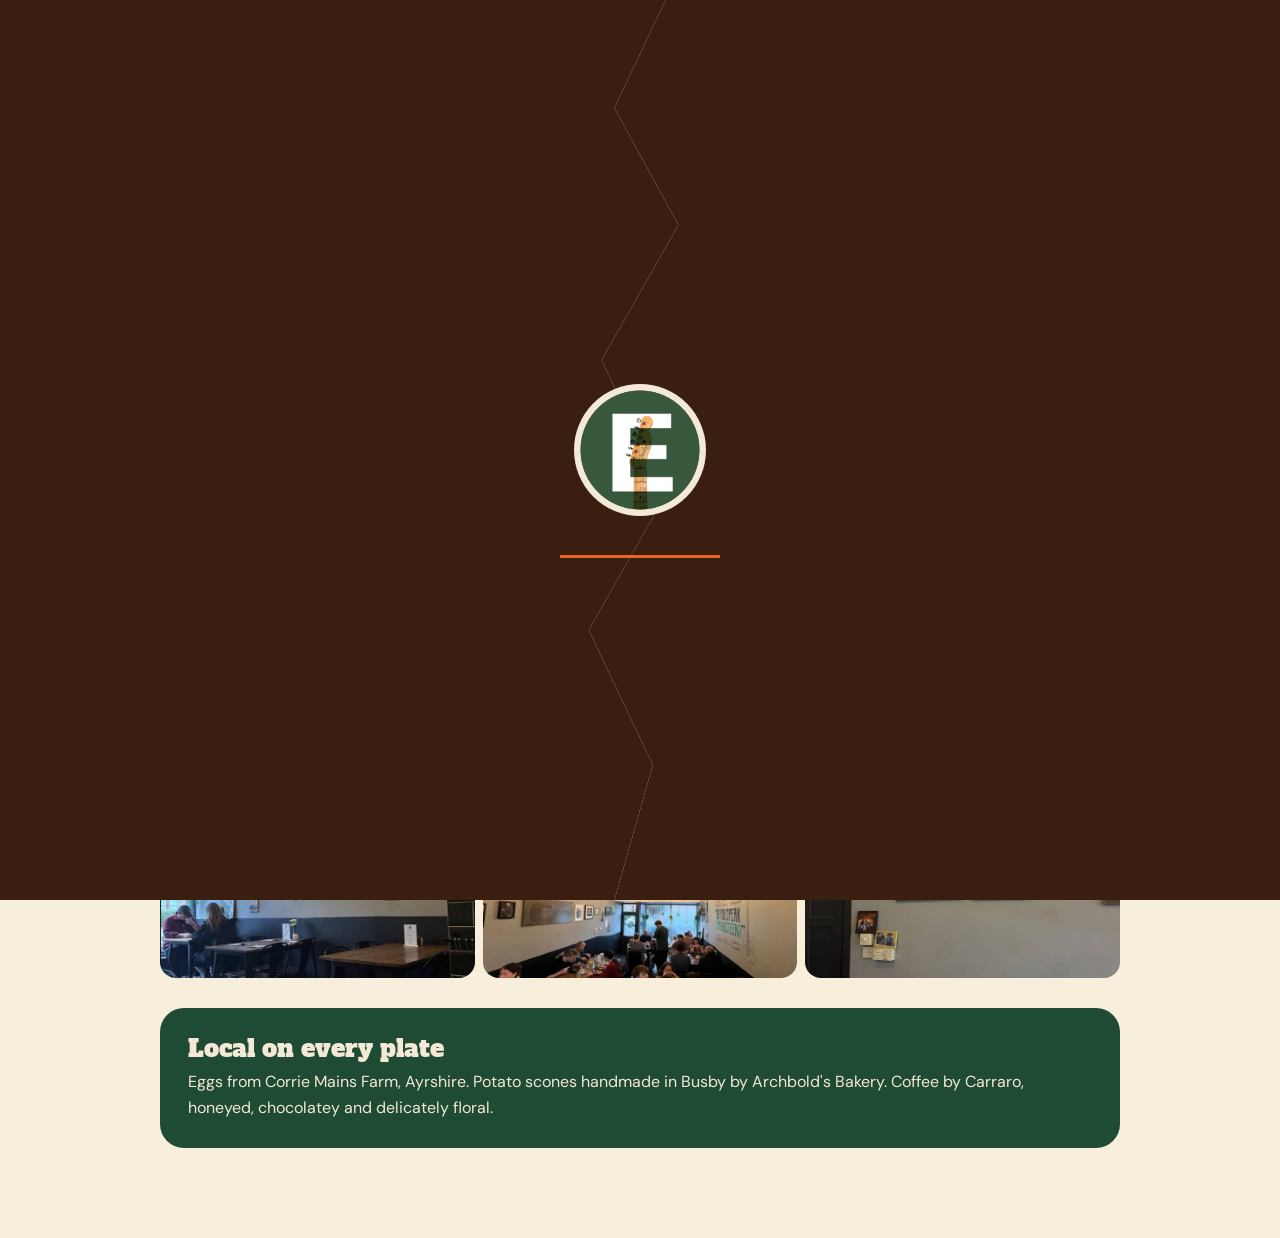
<file: index.html>
<!DOCTYPE html>
<html lang="en"><head><meta charset="utf-8">
<meta name="viewport" content="width=device-width, initial-scale=1, viewport-fit=cover">
<title>The E-Street Café · Born to Brunch, Glasgow</title><meta name="description" content="Brunch, coffee and Springsteen on Clarkston Road, Glasgow. Order delivery or collection online.">
<meta property="og:title" content="The E-Street Café · Born to Brunch, Glasgow"><meta property="og:description" content="Brunch, coffee and Springsteen on Clarkston Road, Glasgow. Order delivery or collection online."><meta property="og:image" content="img/logo.png">
<link rel="icon" href="img/logo.png">
<link href="https://fonts.googleapis.com/css2?family=Alfa+Slab+One&family=DM+Sans:wght@400;500;700&display=swap" rel="stylesheet">
<link rel="stylesheet" href="css/style.css"></head>
<body data-p="home">
<div class="ld" id="ld"><div class="h l"></div><div class="h r"></div><em id="lg"></em><i></i></div>
<nav id="nv"></nav>
<main id="app"></main>
<script src="js/app.js"></script>
</body></html>
</file>
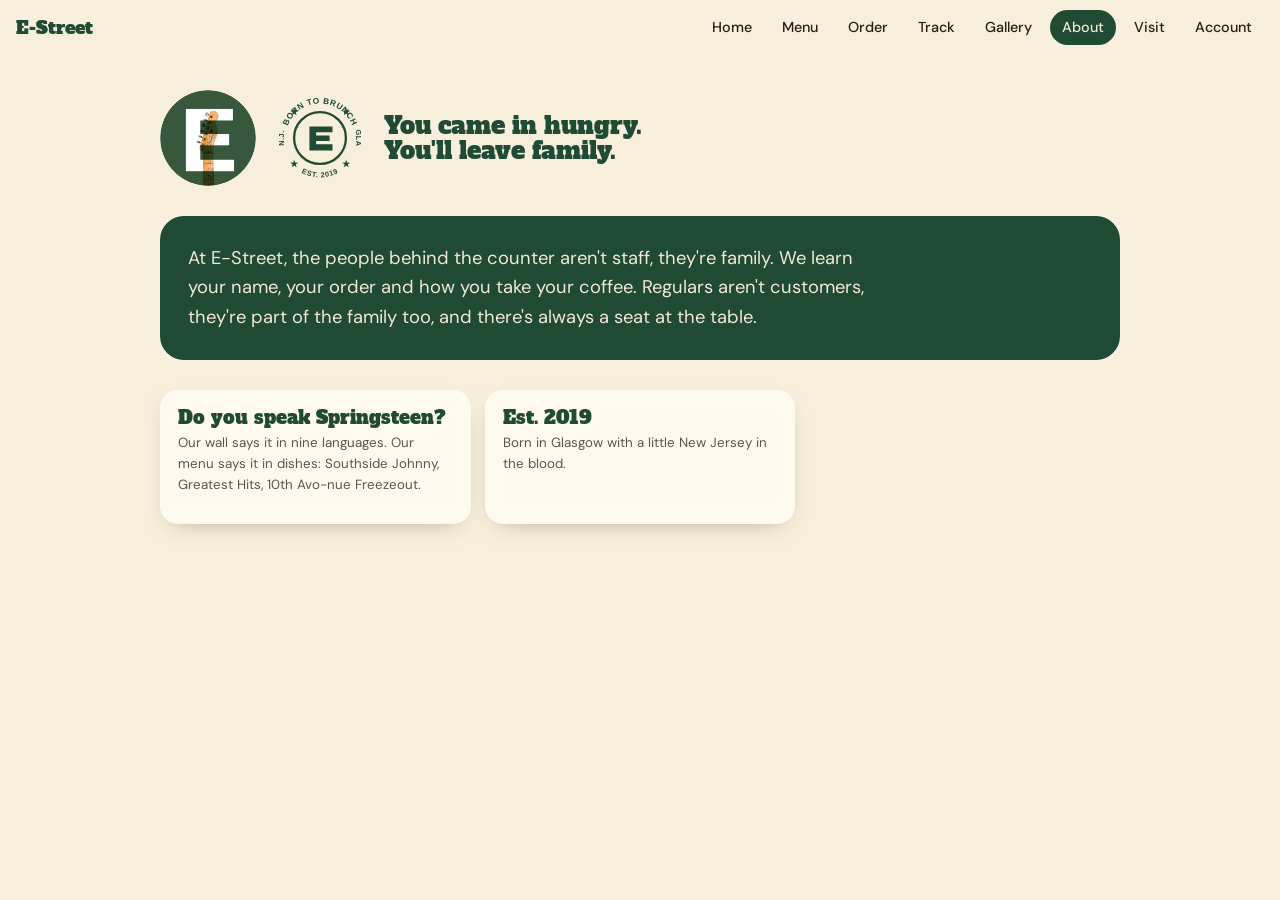
<file: about.html>
<!DOCTYPE html>
<html lang="en"><head><meta charset="utf-8">
<meta name="viewport" content="width=device-width, initial-scale=1, viewport-fit=cover">
<title>About us · The E-Street Café</title><meta name="description" content="Our story: a café where staff are family and regulars are too.">
<meta property="og:title" content="About us · The E-Street Café"><meta property="og:description" content="Our story: a café where staff are family and regulars are too."><meta property="og:image" content="img/logo.png">
<link rel="icon" href="img/logo.png">
<link href="https://fonts.googleapis.com/css2?family=Alfa+Slab+One&family=DM+Sans:wght@400;500;700&display=swap" rel="stylesheet">
<link rel="stylesheet" href="css/style.css"></head>
<body data-p="about">
<div class="ld" id="ld"><div class="h l"></div><div class="h r"></div><em id="lg"></em><i></i></div>
<nav id="nv"></nav>
<main id="app"></main>
<script src="js/app.js"></script>
</body></html>
</file>
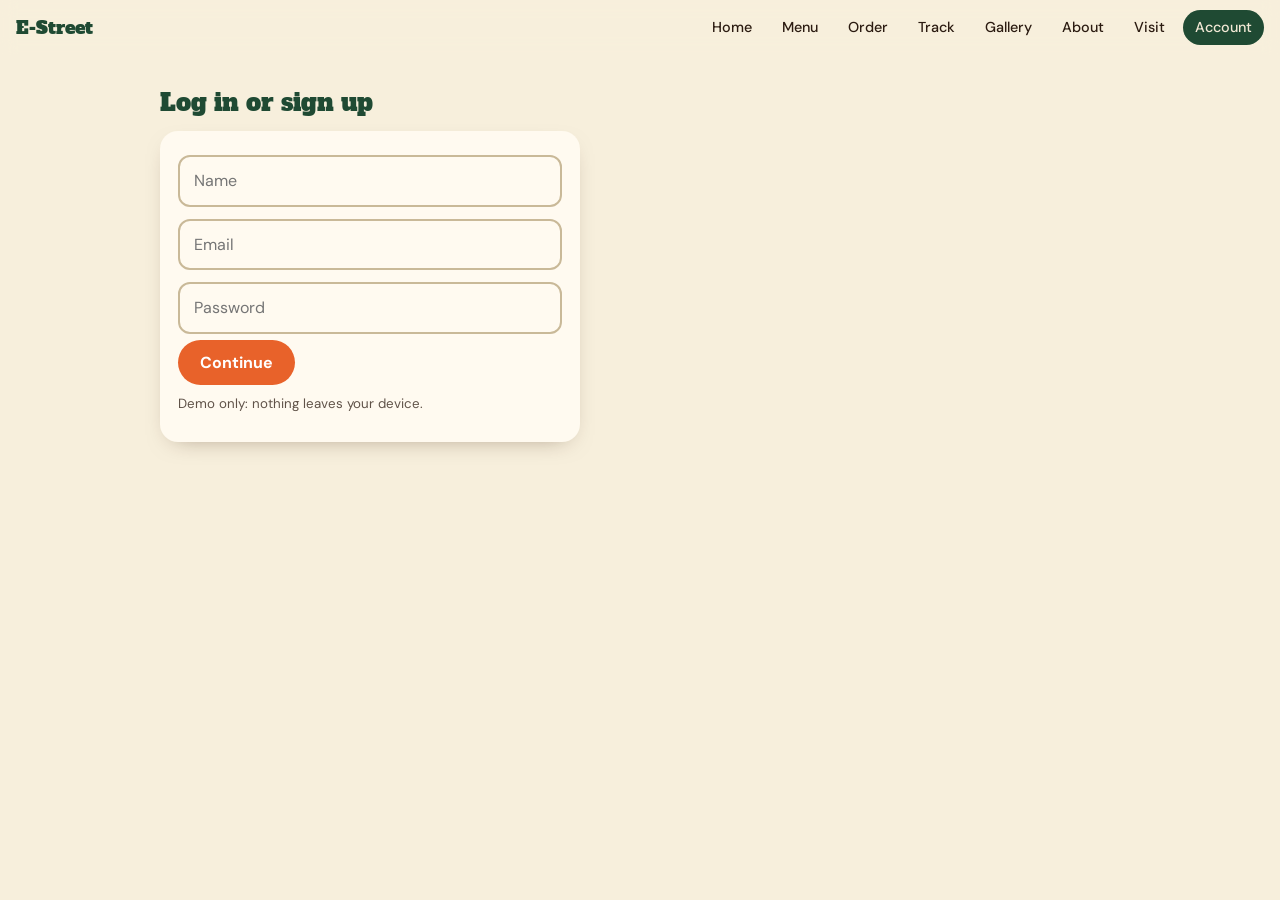
<file: account.html>
<!DOCTYPE html>
<html lang="en"><head><meta charset="utf-8">
<meta name="viewport" content="width=device-width, initial-scale=1, viewport-fit=cover">
<title>Your account · The E-Street Café</title><meta name="description" content="Log in to see your details and past orders.">
<meta property="og:title" content="Your account · The E-Street Café"><meta property="og:description" content="Log in to see your details and past orders."><meta property="og:image" content="img/logo.png">
<link rel="icon" href="img/logo.png">
<link href="https://fonts.googleapis.com/css2?family=Alfa+Slab+One&family=DM+Sans:wght@400;500;700&display=swap" rel="stylesheet">
<link rel="stylesheet" href="css/style.css"></head>
<body data-p="account">
<div class="ld" id="ld"><div class="h l"></div><div class="h r"></div><em id="lg"></em><i></i></div>
<nav id="nv"></nav>
<main id="app"></main>
<script src="js/app.js"></script>
</body></html>
</file>
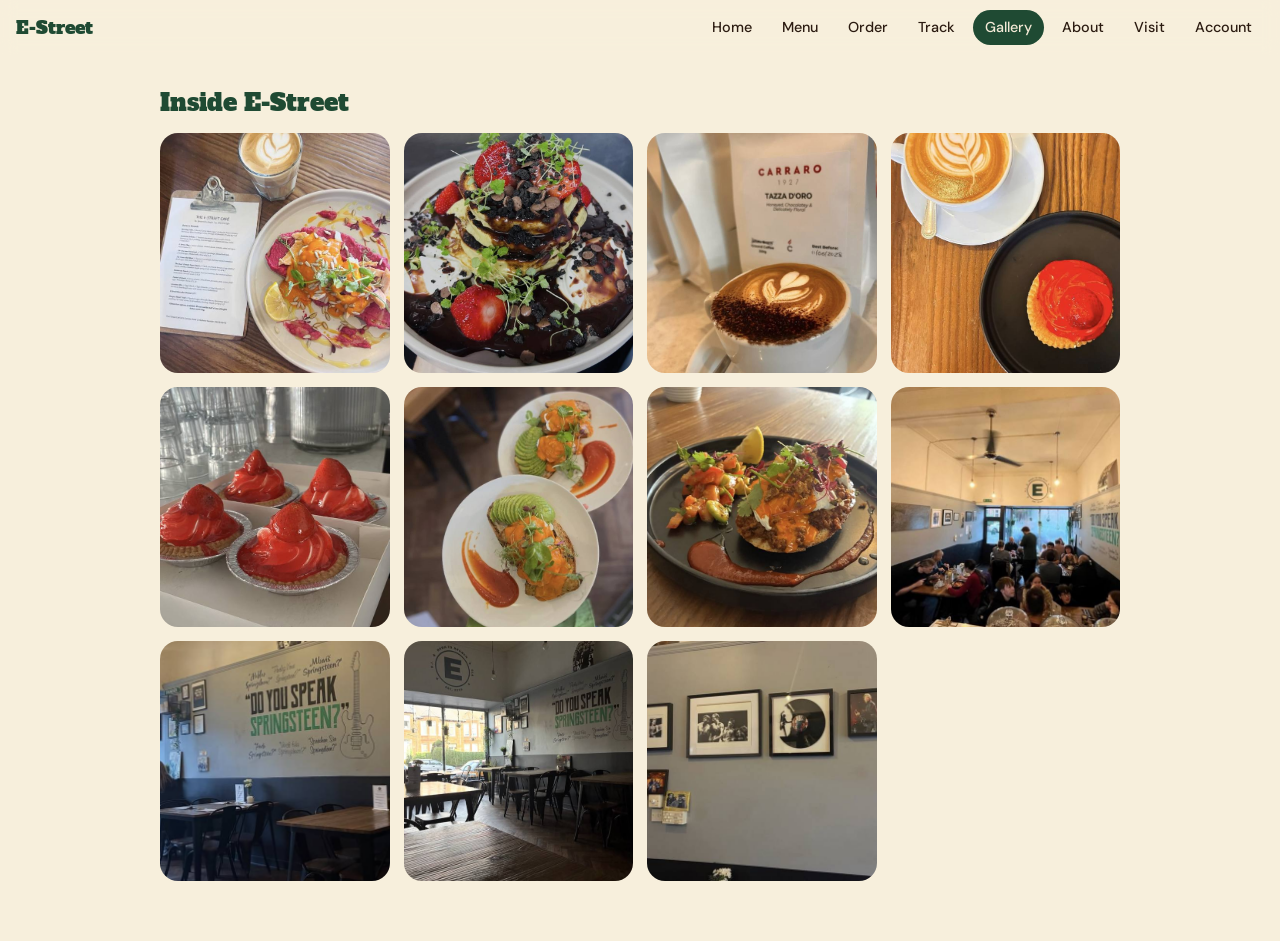
<file: gallery.html>
<!DOCTYPE html>
<html lang="en"><head><meta charset="utf-8">
<meta name="viewport" content="width=device-width, initial-scale=1, viewport-fit=cover">
<title>Gallery · The E-Street Café</title><meta name="description" content="Photos of the food, coffee and café.">
<meta property="og:title" content="Gallery · The E-Street Café"><meta property="og:description" content="Photos of the food, coffee and café."><meta property="og:image" content="img/logo.png">
<link rel="icon" href="img/logo.png">
<link href="https://fonts.googleapis.com/css2?family=Alfa+Slab+One&family=DM+Sans:wght@400;500;700&display=swap" rel="stylesheet">
<link rel="stylesheet" href="css/style.css"></head>
<body data-p="gallery">
<div class="ld" id="ld"><div class="h l"></div><div class="h r"></div><em id="lg"></em><i></i></div>
<nav id="nv"></nav>
<main id="app"></main>
<script src="js/app.js"></script>
</body></html>
</file>
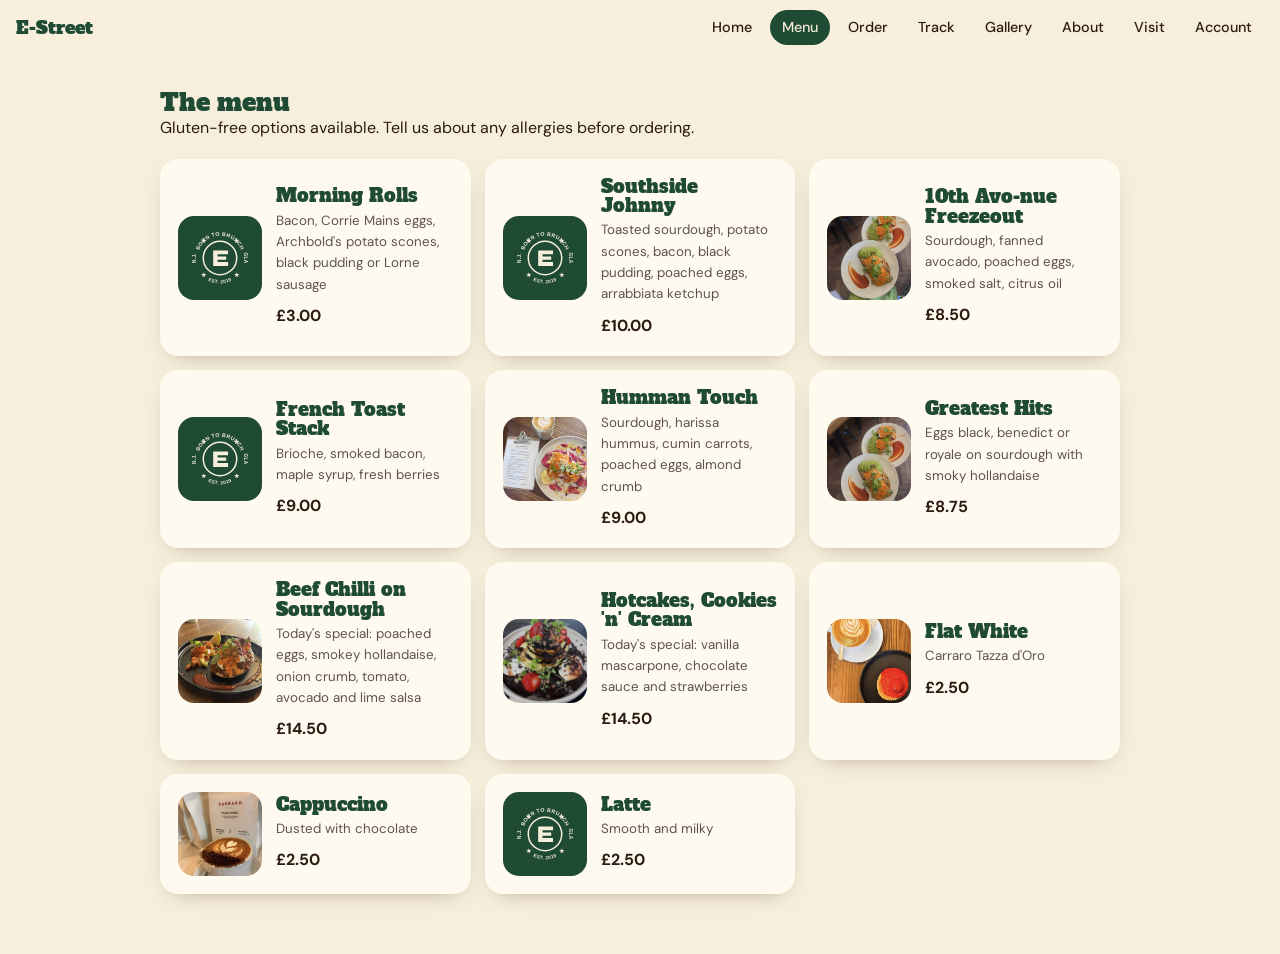
<file: menu.html>
<!DOCTYPE html>
<html lang="en"><head><meta charset="utf-8">
<meta name="viewport" content="width=device-width, initial-scale=1, viewport-fit=cover">
<title>Menu · The E-Street Café</title><meta name="description" content="Sourdough, eggs, hotcakes and Carraro coffee. See the full E-Street menu.">
<meta property="og:title" content="Menu · The E-Street Café"><meta property="og:description" content="Sourdough, eggs, hotcakes and Carraro coffee. See the full E-Street menu."><meta property="og:image" content="img/logo.png">
<link rel="icon" href="img/logo.png">
<link href="https://fonts.googleapis.com/css2?family=Alfa+Slab+One&family=DM+Sans:wght@400;500;700&display=swap" rel="stylesheet">
<link rel="stylesheet" href="css/style.css"></head>
<body data-p="menu">
<div class="ld" id="ld"><div class="h l"></div><div class="h r"></div><em id="lg"></em><i></i></div>
<nav id="nv"></nav>
<main id="app"></main>
<script src="js/app.js"></script>
</body></html>
</file>
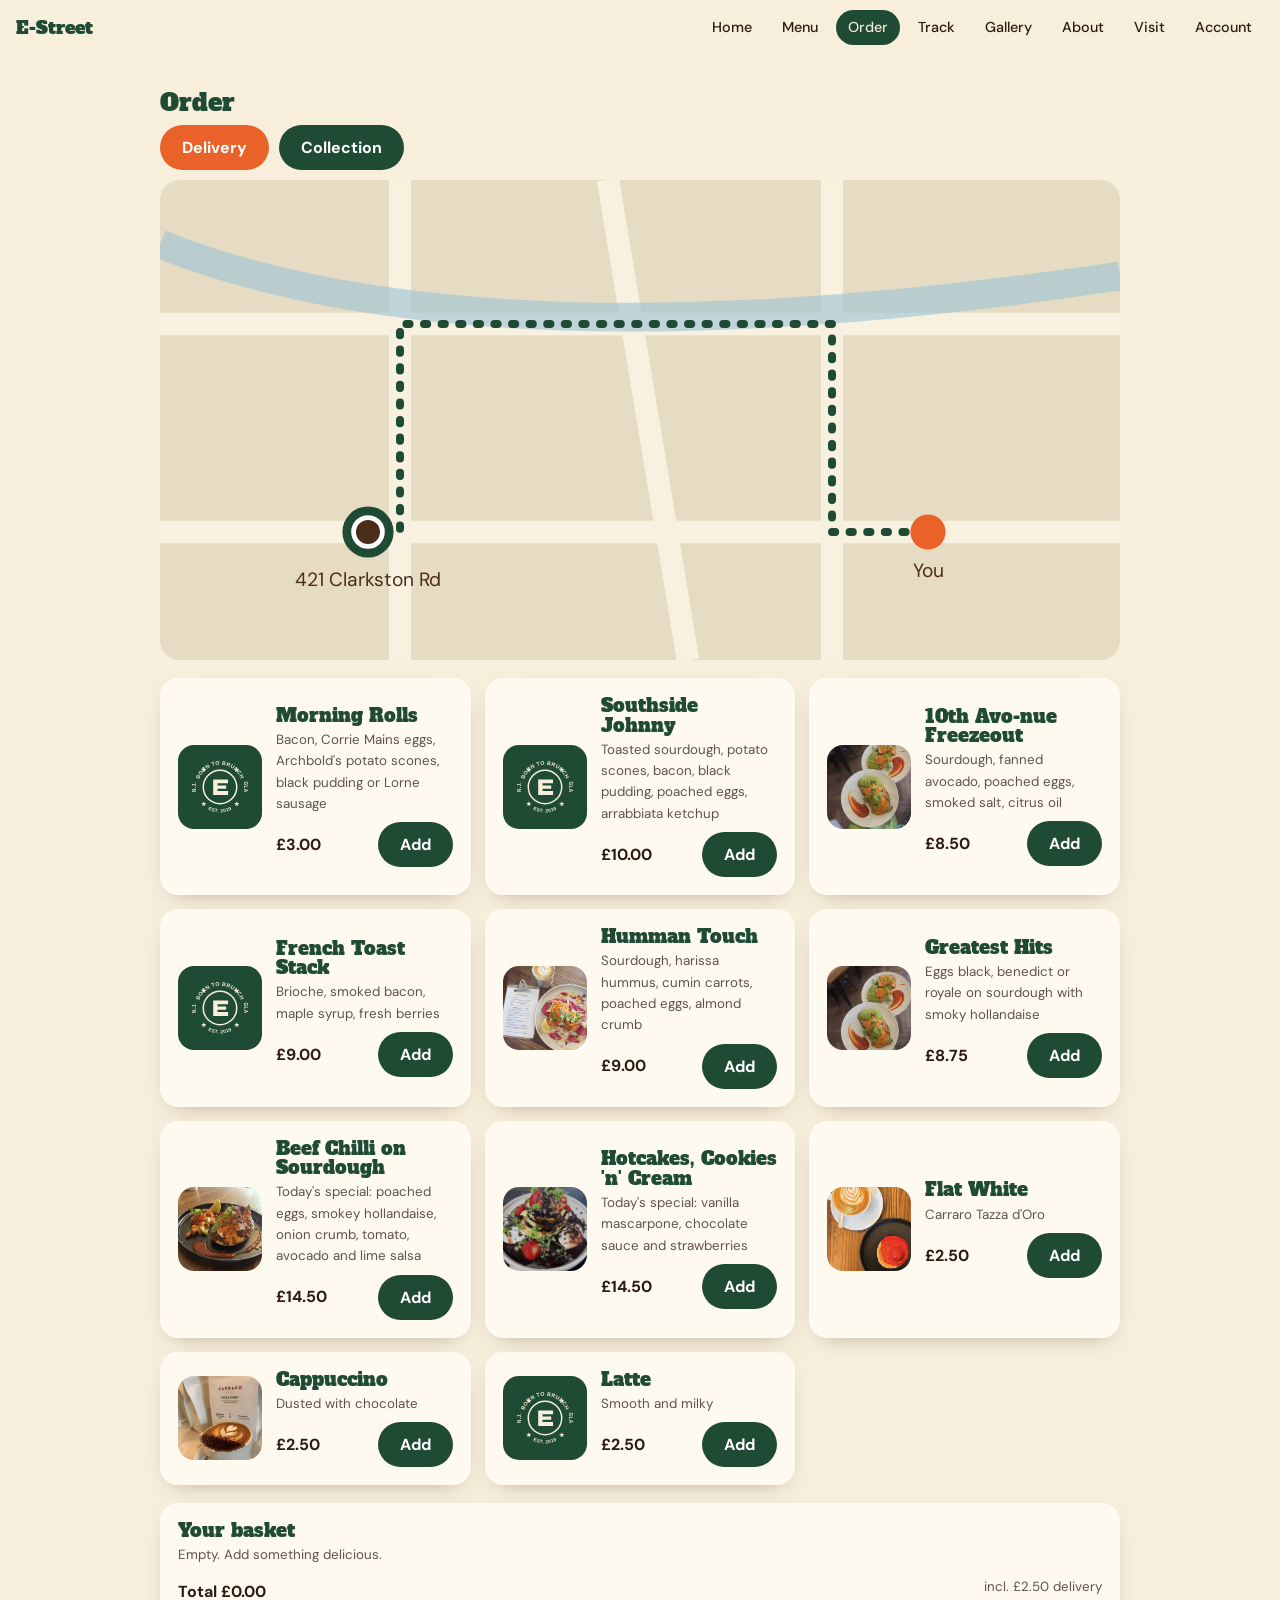
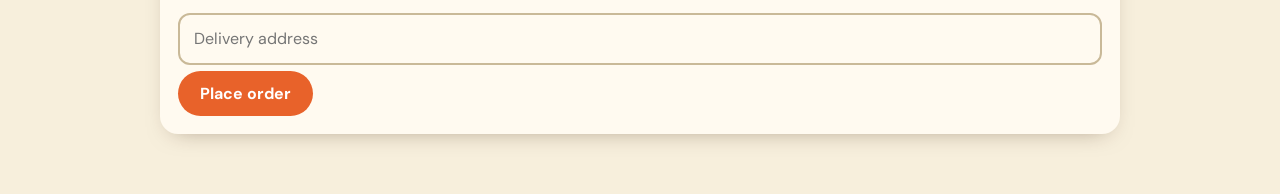
<file: order.html>
<!DOCTYPE html>
<html lang="en"><head><meta charset="utf-8">
<meta name="viewport" content="width=device-width, initial-scale=1, viewport-fit=cover">
<title>Order online · The E-Street Café</title><meta name="description" content="Order brunch for delivery or collection from The E-Street Café, Glasgow.">
<meta property="og:title" content="Order online · The E-Street Café"><meta property="og:description" content="Order brunch for delivery or collection from The E-Street Café, Glasgow."><meta property="og:image" content="img/logo.png">
<link rel="icon" href="img/logo.png">
<link href="https://fonts.googleapis.com/css2?family=Alfa+Slab+One&family=DM+Sans:wght@400;500;700&display=swap" rel="stylesheet">
<link rel="stylesheet" href="css/style.css"></head>
<body data-p="order">
<div class="ld" id="ld"><div class="h l"></div><div class="h r"></div><em id="lg"></em><i></i></div>
<nav id="nv"></nav>
<main id="app"></main>
<script src="js/app.js"></script>
</body></html>
</file>
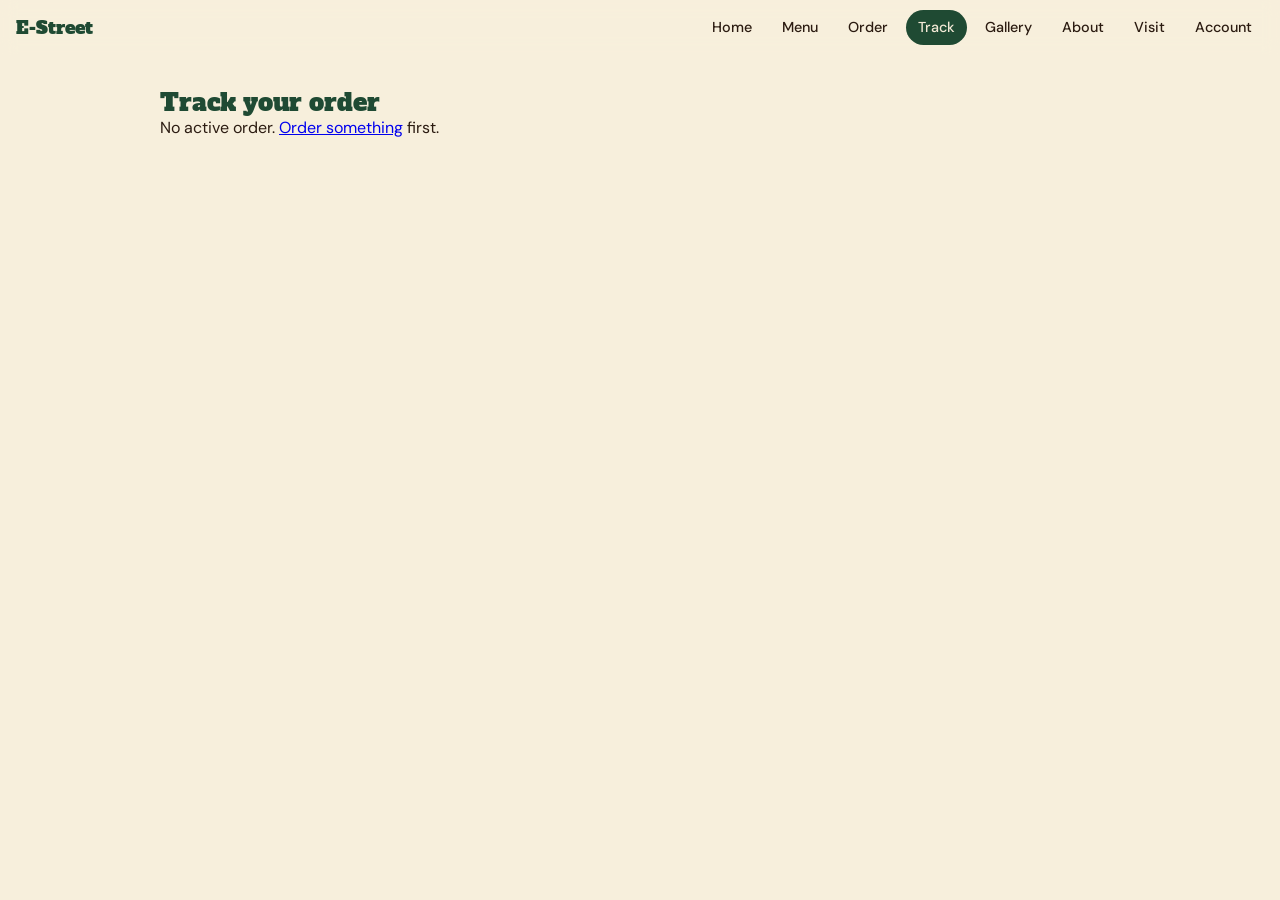
<file: track.html>
<!DOCTYPE html>
<html lang="en"><head><meta charset="utf-8">
<meta name="viewport" content="width=device-width, initial-scale=1, viewport-fit=cover">
<title>Track your order · The E-Street Café</title><meta name="description" content="Follow your E-Street order live.">
<meta property="og:title" content="Track your order · The E-Street Café"><meta property="og:description" content="Follow your E-Street order live."><meta property="og:image" content="img/logo.png">
<link rel="icon" href="img/logo.png">
<link href="https://fonts.googleapis.com/css2?family=Alfa+Slab+One&family=DM+Sans:wght@400;500;700&display=swap" rel="stylesheet">
<link rel="stylesheet" href="css/style.css"></head>
<body data-p="track">
<div class="ld" id="ld"><div class="h l"></div><div class="h r"></div><em id="lg"></em><i></i></div>
<nav id="nv"></nav>
<main id="app"></main>
<script src="js/app.js"></script>
</body></html>
</file>
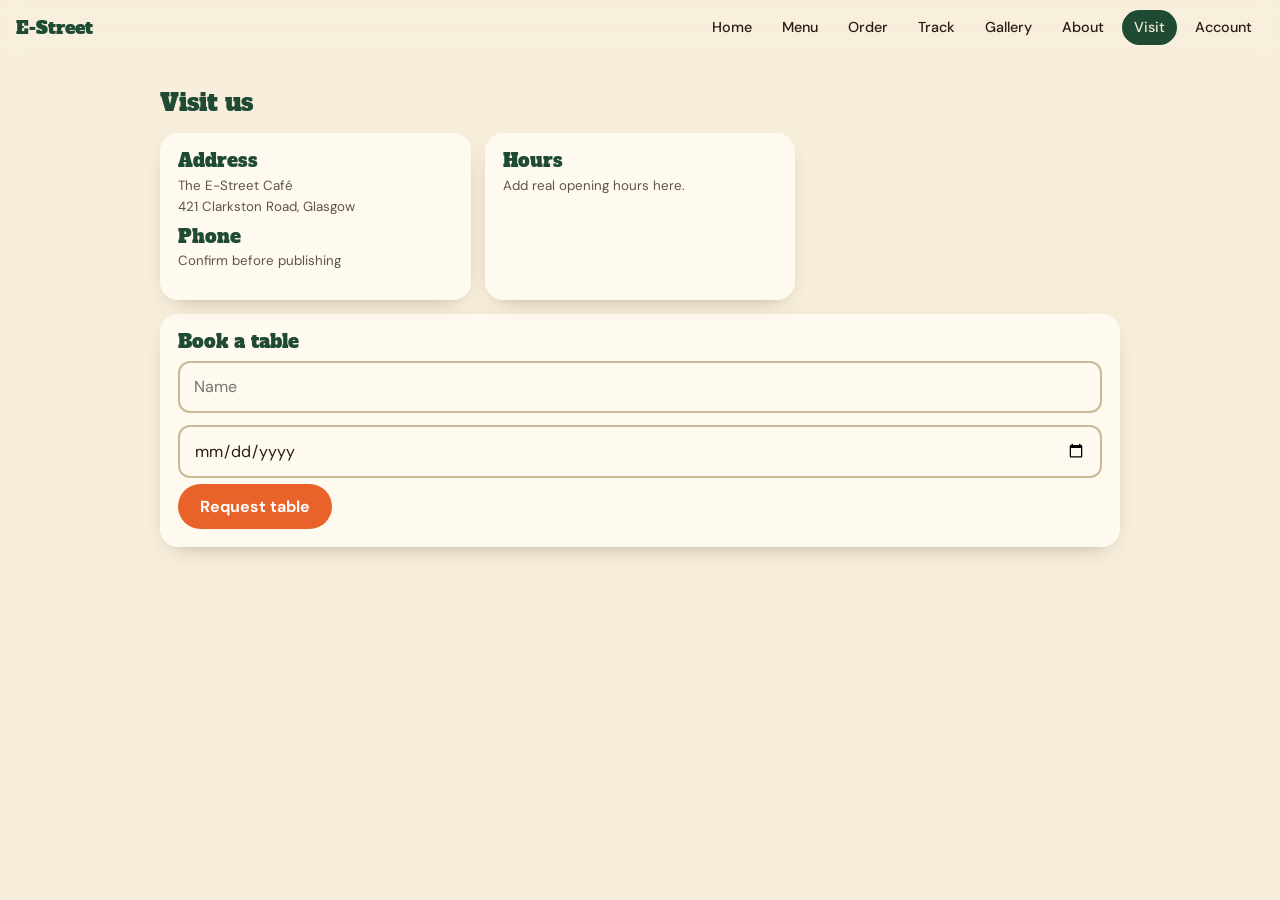
<file: visit.html>
<!DOCTYPE html>
<html lang="en"><head><meta charset="utf-8">
<meta name="viewport" content="width=device-width, initial-scale=1, viewport-fit=cover">
<title>Visit us · The E-Street Café</title><meta name="description" content="421 Clarkston Road, Glasgow. Opening hours, contact and table requests.">
<meta property="og:title" content="Visit us · The E-Street Café"><meta property="og:description" content="421 Clarkston Road, Glasgow. Opening hours, contact and table requests."><meta property="og:image" content="img/logo.png">
<link rel="icon" href="img/logo.png">
<link href="https://fonts.googleapis.com/css2?family=Alfa+Slab+One&family=DM+Sans:wght@400;500;700&display=swap" rel="stylesheet">
<link rel="stylesheet" href="css/style.css"></head>
<body data-p="visit">
<div class="ld" id="ld"><div class="h l"></div><div class="h r"></div><em id="lg"></em><i></i></div>
<nav id="nv"></nav>
<main id="app"></main>
<script src="js/app.js"></script>
</body></html>
</file>
<file: css/style.css>
:root{--g:#1f4a33;--cream:#f3e9d6;--cof:#4a2c1a;--tom:#e8622a;--ch:#23282b;--bg:#f7efdc;color-scheme:light;--tx:#2b1b11;--card:#fffaf0;box-sizing:border-box;padding-top:env(safe-area-inset-top,0px);padding-bottom:env(safe-area-inset-bottom,0px)}
*{box-sizing:border-box;margin:0}html{scroll-padding-top:70px}
body{background:var(--bg);color:var(--tx);font:16px/1.6 'DM Sans',system-ui,sans-serif;overflow-x:hidden}
h1,h2,h3{font-family:'Alfa Slab One',Georgia,serif;font-weight:400;line-height:1.05;color:var(--g)}
nav{position:fixed;top:0;left:0;right:0;z-index:20;display:flex;gap:6px;align-items:center;padding:10px 16px;padding-top:calc(10px + env(safe-area-inset-top,0px));background:color-mix(in srgb,var(--bg) 88%,transparent);backdrop-filter:blur(8px);overflow-x:auto;white-space:nowrap}
nav b{font:1.1rem 'Alfa Slab One',serif;color:var(--g);margin-right:auto;cursor:pointer}
nav a{padding:6px 12px;border-radius:99px;text-decoration:none;color:var(--tx);font-weight:500;font-size:.9rem}
nav a.on{background:var(--g);color:var(--cream)}
nav a:focus-visible,button:focus-visible,input:focus-visible{outline:3px solid var(--tom);outline-offset:2px}
.pg{display:none;min-height:100vh;padding:90px 20px 60px;max-width:1000px;margin:auto}.pg.on{display:block}
.btn{background:var(--tom);color:#fff;border:0;padding:12px 22px;border-radius:99px;font:700 1rem 'DM Sans';cursor:pointer}
.btn.alt{background:var(--g)}
.hero{display:grid;gap:20px;align-items:center;min-height:80vh;perspective:900px}
.hero h1{font-size:clamp(2.6rem,9vw,5rem)}
.stage{position:relative;height:340px;transform-style:preserve-3d;transition:transform .15s}
.plate{position:absolute;border-radius:50%;display:grid;place-items:center;box-shadow:0 30px 40px -15px rgba(60,30,10,.55);}
.p1{width:230px;height:230px;left:5%;top:20px;transform:translateZ(60px);}
.p2{width:170px;height:170px;right:5%;top:0;transform:translateZ(110px);}
.p3{width:210px;height:210px;left:30%;bottom:0;transform:translateZ(30px);}
.plate{background-size:cover!important;background-position:center;border:6px solid #fffaf0}.sp{animation:fl 5s ease-in-out infinite}.p2.sp{animation-delay:-2s}.p3.sp{animation-delay:-3.5s}
@keyframes fl{50%{translate:0 -14px}}
.grid{display:grid;gap:14px;grid-template-columns:repeat(auto-fill,minmax(250px,1fr));margin-top:18px}
.card{background:var(--card);border-radius:18px;padding:18px;box-shadow:0 8px 24px -14px rgba(60,30,10,.5)}
.card h3{font-size:1.15rem;margin-bottom:4px}.card small{opacity:.75;display:block;margin-bottom:10px}
.row{display:flex;justify-content:space-between;align-items:center;gap:10px}
.band{background:var(--g);color:var(--cream);border-radius:24px;padding:28px;margin:30px 0}.band h2{color:var(--cream)}
input,select{width:100%;padding:11px 14px;border-radius:12px;border:2px solid #c9b998;background:var(--card);color:var(--tx);font:inherit;margin:6px 0}
.map{width:100%;border-radius:20px;background:#e6dcc3;display:block}
.steps{display:flex;gap:6px;margin:16px 0;flex-wrap:wrap}.steps span{flex:1;min-width:90px;text-align:center;padding:8px 4px;border-radius:12px;background:var(--card);opacity:.5;font-size:.85rem}.steps .done{opacity:1;background:var(--g);color:var(--cream)}
.ld{position:fixed;inset:0;z-index:99;background:var(--cream);display:grid;place-items:center}
.ld .h{position:absolute;inset:0;background:#3a1f10;display:grid;place-items:center;transition:transform 1.1s cubic-bezier(.7,0,.2,1)}
.ld{background:#f7efdc}.ld .l{clip-path:polygon(0 0,52% 0,48% 12%,53% 25%,47% 40%,52% 55%,46% 70%,51% 85%,48% 100%,0 100%)}
.ld .r{clip-path:polygon(52% 0,100% 0,100% 100%,48% 100%,51% 85%,46% 70%,52% 55%,47% 40%,53% 25%,48% 12%)}
.ld.go .l{transform:translateX(-105%)}.ld.go .r{transform:translateX(105%)}
.ld i{position:absolute;bottom:38%;width:160px;height:3px;background:var(--tom);transform-origin:left;animation:ld 1.5s forwards;z-index:2}
.ld em{z-index:2;position:absolute;animation:fl 2s infinite;background:var(--cream);border-radius:50%;padding:6px}
@keyframes ld{from{transform:scaleX(0)}}
.ld.gone{display:none}
@media(min-width:760px){.hero{grid-template-columns:1fr 1fr}}
@media(prefers-reduced-motion:reduce){*{animation:none!important;transition:none!important}}
</file>
